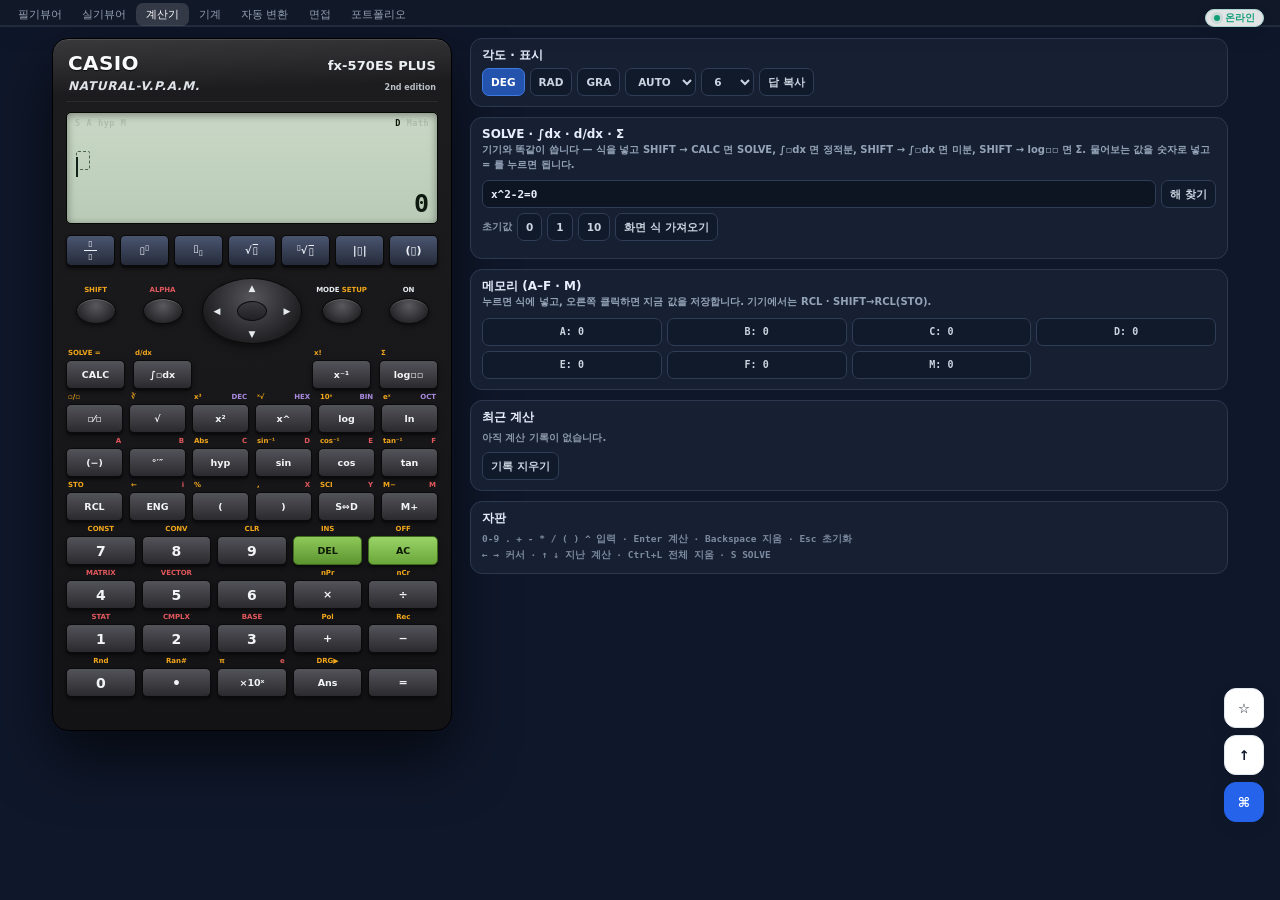
<file: calc.html>
<!doctype html>
<html lang="ko"><head><meta charset="utf-8">
<meta name="viewport" content="width=device-width,initial-scale=1,viewport-fit=cover">
<meta name="theme-color" content="#111827">
<title>공학용 계산기 · 기출 해설 노트</title>
<link rel="icon" href="./favicon.ico?v=267" sizes="any">
<link rel="icon" type="image/png" sizes="32x32" href="./favicon-32.png?v=267">
<link rel="apple-touch-icon" href="./apple-touch-icon.png?v=267">
<link rel="manifest" href="./manifest.json">
<link rel="stylesheet" href="./app-enhance.css?v=326">
<style>
:root{
  --b1:#2a2a2c; --b2:#161617; --b3:#0b0b0c;
  --key:#48484b; --key2:#313134; --keyt:#f2f4f6;
  --grn:#7fb84a; --grn2:#5c9430;
  --shift:#f2a71b; --alpha:#e2585c; --base:#a98be0;
  --lcd:#c9d8c6; --lcd2:#b9cbb7; --lcdink:#0e1a10;
}
*{box-sizing:border-box}
body{margin:0;background:#0f172a;color:#e5e7eb;
  font-family:system-ui,-apple-system,"Pretendard",sans-serif;min-height:100vh}
.page{max-width:1200px;margin:0 auto;padding:12px 12px 60px;
  display:grid;grid-template-columns:minmax(0,400px) minmax(0,1fr);gap:18px;align-items:start}
@media(max-width:860px){ .page{grid-template-columns:1fr;padding:10px 10px 70px} }

/* ═══ 본체 ═══ */
.dev{width:100%;max-width:400px;margin:0 auto;user-select:none;
  background:linear-gradient(178deg,#3a3a3d 0%,#1c1c1e 8%,#131315 100%);
  border:1px solid #000;border-radius:16px;padding:14px 13px 18px;
  box-shadow:0 26px 60px rgba(0,0,0,.6),inset 0 1px 0 rgba(255,255,255,.13)}
.dev-top{display:flex;align-items:baseline;gap:8px;padding:0 2px 7px}
.dev-casio{font:900 20px/1 system-ui;letter-spacing:.02em;color:#fafbfc;
  text-shadow:0 1px 1px rgba(0,0,0,.7)}
.dev-mod{margin-left:auto;font:700 13px/1 system-ui;color:#eceff2;letter-spacing:.01em}
.dev-vpam{display:flex;align-items:baseline;padding:0 2px 9px;
  border-bottom:1px solid #2c2c2f;margin-bottom:10px}
.dev-vpam i{font:800 italic 12px/1 system-ui;letter-spacing:.06em;color:#dfe3e8}
.dev-vpam small{margin-left:auto;font:700 8px/1 system-ui;color:#b9bfc6}

/* ═══ 화면 ═══ */
.lcd{background:linear-gradient(180deg,var(--lcd),var(--lcd2));border:1px solid #060806;
  border-radius:5px;padding:5px 8px 6px;margin:0 0 11px;color:var(--lcdink);
  box-shadow:inset 0 2px 8px rgba(0,0,0,.4);min-height:112px;display:flex;flex-direction:column}
.lcd-st{display:flex;gap:6px;align-items:center;min-height:11px;
  font:700 8.5px/1 ui-monospace,Menlo,monospace;letter-spacing:.05em;color:#33422f}
.lcd-st .st{opacity:.16}
.lcd-st .st.on{opacity:1;color:#0b1408}
.lcd-st .sp{flex:1}
.lcd-expr{flex:1;margin-top:6px;font:500 19px/1.5 ui-monospace,"DejaVu Sans Mono",Menlo,monospace;
  display:flex;align-items:center;min-height:44px;max-height:70px;overflow:auto;white-space:nowrap}
@keyframes blink{50%{opacity:0}}
/* ── 자연 표시 ─────────────────────────────────────────── */
.lcd-expr{overflow:auto;white-space:nowrap}
.lcd-expr .cs{display:inline-block;width:0;height:1.05em;vertical-align:-.18em}
.lcd-expr .cs.on{border-left:2px solid #14231a;margin:0 -1px;animation:blink 1.05s step-end infinite}
.lcd-expr .ph{display:inline-block;min-width:.72em;height:1em;vertical-align:-.16em;
  border:1px dashed #4c6350;border-radius:2px;margin:0 1px}
.lcd-expr .fr{display:inline-flex;flex-direction:column;align-items:center;
  vertical-align:middle;margin:0 2px;line-height:1.05}
.lcd-expr .fr>.nu{display:block;padding:0 3px 1px;border-bottom:1.4px solid var(--lcdink);font-size:.86em}
.lcd-expr .fr>.de{display:block;padding:1px 3px 0;font-size:.86em}
.lcd-expr sup.bx,.lcd-expr sub.bx{font-size:.66em;line-height:1}
.lcd-expr .rt{display:inline-flex;align-items:flex-start;vertical-align:middle;margin:0 1px}
.lcd-expr .rt>.rn{font-size:.6em;margin-right:-3px;margin-top:-.15em}
.lcd-expr .rt>i{font-style:normal;font-size:1.06em;line-height:1}
.lcd-expr .rt>.rb{border-top:1.4px solid var(--lcdink);padding:1px 3px 0;margin-left:-1px}
.lcd-expr .ab>u{text-decoration:none;padding:0 2px}
.lcd-expr .lb{display:inline-flex;align-items:flex-end}
.lcd-expr .lb>sub{font-size:.62em;margin:0 1px 0 -1px}

/* ── 자연 입력 줄 ── */
.natrow{display:grid;grid-template-columns:repeat(7,1fr);gap:5px;margin:0 0 12px}
.nb{position:relative;height:31px;border-radius:5px;border:1px solid #0a0a0b;cursor:pointer;
  background:linear-gradient(180deg,#4a5570,#252b3a);color:#eef2f8;
  font:700 11px/1 system-ui;display:grid;place-items:center;padding:0 1px;
  box-shadow:0 2px 0 #0b0b0d,0 3px 5px rgba(0,0,0,.4)}
.nb:active{transform:translateY(2px);box-shadow:0 0 0 #0b0b0d}
.nb .ic-fr{display:inline-flex;flex-direction:column;align-items:center;line-height:1}
.nb .ic-fr i{font-style:normal;font-size:8px}
.nb .ic-fr b{display:block;width:13px;height:1.4px;background:#eef2f8;margin:1.5px 0}
.nb .ic-sp,.nb .ic-rt{font-size:10px;line-height:1}
.nb .ic-rt u{text-decoration:overline;padding:0 1px}
.nb sup,.nb sub{font-size:7.5px}
.lcd-ask{font:600 11px/1.3 ui-monospace,Menlo,monospace;color:#1f3a22;margin-top:3px}
.lcd-res{text-align:right;font:700 25px/1.1 ui-monospace,"DejaVu Sans Mono",Menlo,monospace;margin-top:3px;
  word-break:break-all}
.lcd-res.err{font-size:15px;color:#7c1f1f}

/* ═══ 라벨 ═══ */
.lb{position:absolute;top:-11px;font:700 7px/1 system-ui;white-space:nowrap;pointer-events:none;letter-spacing:-.01em}
.lb.s{left:1px;color:var(--shift)}
.lb.a{right:1px;color:var(--alpha)}
.lb.c{left:50%;transform:translateX(-50%);color:var(--shift)}
.lb.bs{right:1px;color:var(--base)}

/* ═══ 둥근 키 ═══ */
.rnd{display:grid;grid-template-columns:1fr 1fr 104px 1fr 1fr;align-items:center;
  gap:8px;margin:0 0 16px}
.rk{position:relative;width:40px;height:26px;justify-self:center;border-radius:50%;cursor:pointer;
  background:radial-gradient(ellipse at 50% 28%,#5a5a5e,#232326 78%);
  border:1px solid #0a0a0b;box-shadow:0 2px 4px rgba(0,0,0,.5),inset 0 1px 0 rgba(255,255,255,.16)}
.rk:active{transform:translateY(1px)}
.rk .lb{top:-11px}
.rk.hot{box-shadow:0 0 0 2px #ffd98a,0 2px 4px rgba(0,0,0,.5)}
.rep{position:relative;width:100px;height:66px;justify-self:center;grid-row:span 1}
.rep .ring{position:absolute;inset:0;border-radius:50%;
  background:radial-gradient(ellipse at 50% 30%,#55555a,#1e1e21 74%);
  border:1px solid #0a0a0b;box-shadow:0 3px 7px rgba(0,0,0,.5)}
.rep i{position:absolute;left:50%;top:50%;width:30px;height:20px;transform:translate(-50%,-50%);
  border-radius:50%;background:linear-gradient(180deg,#3b3b3f,#212124);border:1px solid #0d0d0f}
.rep b{position:absolute;width:26px;height:20px;display:grid;place-items:center;cursor:pointer;
  font-size:9px;color:#e6eaee;border-radius:5px;z-index:2}
.rep b:active{background:rgba(255,255,255,.14)}
.rep .u{top:0;left:37px}.rep .d{bottom:0;left:37px}.rep .l{left:2px;top:23px}.rep .r{right:2px;top:23px}

/* ═══ 사각 키 ═══ */
.grid6,.grid5,.grid4{display:grid;column-gap:6px;row-gap:15px;margin-bottom:15px}
.grid6{grid-template-columns:repeat(6,1fr)}
.grid5{grid-template-columns:repeat(5,1fr)}
.grid4{grid-template-columns:repeat(2,1fr) 104px repeat(2,1fr);column-gap:8px}
.k{position:relative;height:29px;border-radius:5px;cursor:pointer;
  border:1px solid #0a0a0b;color:var(--keyt);
  background:linear-gradient(180deg,#53535a,#2a2a2e);
  font:700 11px/1 system-ui;display:grid;place-items:center;padding:0 1px;
  box-shadow:0 2px 0 #0b0b0d,0 3px 5px rgba(0,0,0,.4)}
.k:active{transform:translateY(2px);box-shadow:0 0 0 #0b0b0d}
.k.tiny{font-size:9.5px}
.k.num{font-size:14px;font-weight:800}
.k.del{background:linear-gradient(180deg,#8ec95a,var(--grn2));border-color:#3f6a1c;color:#0e1a05}
.k.ac{background:linear-gradient(180deg,#9ad469,#6aa63a);border-color:#3f6a1c;color:#0e1a05}
.k.eqk{background:linear-gradient(180deg,#53535a,#2a2a2e)}
.k.hot{box-shadow:0 0 0 2px #ffd98a,0 2px 0 #0b0b0d}

/* ═══ 옆 칸 ═══ */
.side{display:flex;flex-direction:column;gap:10px}
.card{background:#172033;border:1px solid #2c3850;border-radius:12px;padding:10px 11px}
.card h2{margin:0 0 7px;font:800 12px/1 system-ui;color:#e8eefc}
.card .sub{font:600 10px/1.45 system-ui;color:#94a3b8;margin:-4px 0 8px}
.mems{display:grid;grid-template-columns:repeat(4,1fr);gap:5px}
.mem{border:1px solid #2f3d57;background:#111a2b;color:#cbd5e1;border-radius:7px;
  height:28px;font:700 10px/1 ui-monospace,monospace;cursor:pointer}
.mem:hover{border-color:#3f7ae0;color:#fff}
.hist{display:flex;flex-direction:column;gap:4px;max-height:260px;overflow:auto}
.hist-item{border:1px solid #26314a;background:#111a2b;border-radius:8px;padding:6px 8px;cursor:pointer}
.hist-item:hover{border-color:#3f7ae0}
.hist-item .a{font:500 10.5px/1.3 ui-monospace,monospace;color:#94a3b8;word-break:break-all}
.hist-item .b{font:800 12px/1.3 ui-monospace,monospace;color:#e8eefc;margin-top:2px}
.hint{font:600 10px/1.55 system-ui;color:#8b98ab}
.row{display:flex;gap:5px;flex-wrap:wrap;align-items:center}
.row select,.row button{height:28px;border:1px solid #2f3d57;background:#111a2b;color:#cbd5e1;
  border-radius:7px;font:700 10.5px/1 system-ui;padding:0 8px;cursor:pointer}
.row button.on{background:#2453ad;border-color:#3f7ae0;color:#fff}
.row input{flex:1;min-width:120px;height:28px;border:1px solid #2f3d57;background:#0d1522;
  color:#e8eefc;border-radius:7px;font:600 11px/1 ui-monospace,monospace;padding:0 8px}
.kbdmap{font:600 9.5px/1.7 ui-monospace,monospace;color:#7d8ba1}

body.calc-popup .nav3,body.calc-popup .app-network,body.calc-popup .app-float,
body.calc-popup .app-mobile-nav,body.calc-popup .app-scroll-progress{display:none!important}
body.calc-popup .page{grid-template-columns:1fr;padding:8px 8px 30px;max-width:430px}
body.calc-popup .side{display:none}
body.calc-popup .side.show{display:flex}
.calc-popbar{display:none;position:sticky;top:0;z-index:50;align-items:center;gap:8px;
  padding:6px 10px;background:rgba(15,23,42,.94);backdrop-filter:blur(10px);
  border-bottom:1px solid #26314a;font:700 11px/1 system-ui;color:#94a3b8}
body.calc-popup .calc-popbar{display:flex}
.calc-popbar b{color:#e8eefc;font-size:12px}
.calc-popbar .sp{flex:1}
.calc-popbar button{border:1px solid #2f3d57;background:#111a2b;color:#cbd5e1;
  border-radius:7px;padding:5px 10px;font:700 11px/1 system-ui;cursor:pointer}

/* 어두운 바탕이라 위쪽 이동줄 글씨를 밝게 */
.nav3{background:#111827!important;border-bottom:1px solid #1f2937}
.nav3 a{color:#93a1b4!important;text-decoration:none}
.nav3 a:hover{color:#fff!important;background:rgba(255,255,255,.07)}
.nav3 a.on{color:#fff!important;background:rgba(255,255,255,.14)!important}
</style></head><body>
<nav class="nav3"><a href="./practice.html?w=1">필기뷰어</a><a href="./practice.html">실기뷰어</a><a href="./calc.html" class="on">계산기</a><a href="./upload.html">기계</a><a href="./ingest.html">자동 변환</a><a href="./interview.html">면접</a><a href="./portfolio.html">포트폴리오</a></nav>

<div class="calc-popbar"><b>fx-570ES PLUS</b><span class="sp"></span>
  <button type="button" id="popSide">기록</button><button type="button" id="calcPopClose">닫기</button></div>

<div class="page">
<div class="dev">
  <div class="dev-top"><span class="dev-casio">CASIO</span><span class="dev-mod">fx-570ES PLUS</span></div>
  <div class="dev-vpam"><i>NATURAL-V.P.A.M.</i><small>2nd edition</small></div>

  <div class="lcd">
    <div class="lcd-st">
      <span class="st" id="stS">S</span><span class="st" id="stA">A</span>
      <span class="st" id="stH">hyp</span><span class="st" id="stM">M</span>
      <span class="sp"></span>
      <span class="st on" id="stAng">D</span><span class="st" id="stFmt">Math</span>
    </div>
    <div class="lcd-expr" id="expr"><span class="cs on"></span></div>
    <div class="lcd-ask" id="ask" hidden></div>
    <div class="lcd-res" id="result">0</div>
  </div>

  <!-- 자연 입력 : 칸(▯)에 직접 써 넣는다 -->
  <div class="natrow">
    <button class="nb" data-nat="frac" title="분수 (▯ 위 / ▯ 아래)">
      <span class="ic-fr"><i>▯</i><b></b><i>▯</i></span></button>
    <button class="nb" data-nat="sup" title="윗첨자 ▯^▯"><span class="ic-sp">▯<sup>▯</sup></span></button>
    <button class="nb" data-nat="sub" title="아래첨자 ▯_▯"><span class="ic-sp">▯<sub>▯</sub></span></button>
    <button class="nb" data-nat="sqrt" title="근호 √▯"><span class="ic-rt">√<u>▯</u></span></button>
    <button class="nb" data-nat="root" title="거듭제곱근 ⁿ√▯"><span class="ic-rt"><sup>▯</sup>√<u>▯</u></span></button>
    <button class="nb" data-nat="abs" title="절댓값 |▯|">|▯|</button>
    <button class="nb" data-nat="par" title="괄호 (▯)">(▯)</button>
  </div>

  <!-- 둥근 키 + 리플레이 -->
  <div class="rnd">
    <button class="rk" id="kShift" title="SHIFT"><span class="lb c" style="top:-12px">SHIFT</span></button>
    <button class="rk" id="kAlpha" title="ALPHA"><span class="lb c" style="top:-12px;color:var(--alpha)">ALPHA</span></button>
    <div class="rep"><div class="ring"></div><i></i>
      <b class="u" data-rep="u">▲</b><b class="d" data-rep="d">▼</b>
      <b class="l" data-rep="l">◀</b><b class="r" data-rep="r">▶</b></div>
    <button class="rk" id="kMode" title="MODE / SETUP"><span class="lb c" style="top:-12px;color:#e9edf1">MODE<span style="color:var(--shift)"> SETUP</span></span></button>
    <button class="rk" id="kOn" title="ON"><span class="lb c" style="top:-12px;color:#e9edf1">ON</span></button>
  </div>

  <!-- CALC / ∫dx  |  x⁻¹ / log -->
  <div class="grid4">
    <button class="k tiny" data-k="calc"><span class="lb s">SOLVE =</span>CALC</button>
    <button class="k tiny" data-k="integ"><span class="lb s">d/dx</span>∫▫dx</button>
    <span></span>
    <button class="k tiny" data-k="inv"><span class="lb s">x!</span>x⁻¹</button>
    <button class="k tiny" data-k="logb"><span class="lb s">Σ</span>log▫▫</button>
  </div>

  <!-- 6열 함수부 -->
  <div class="grid6">
    <button class="k tiny" data-k="frac"><span class="lb s">▫/▫</span>▫⁄▫</button>
    <button class="k tiny" data-k="sqrt"><span class="lb s">∛</span>√</button>
    <button class="k tiny" data-k="sq"><span class="lb s">x³</span><span class="lb bs">DEC</span>x²</button>
    <button class="k tiny" data-k="pow"><span class="lb s">ˣ√</span><span class="lb bs">HEX</span>x^</button>
    <button class="k tiny" data-k="log"><span class="lb s">10ˣ</span><span class="lb bs">BIN</span>log</button>
    <button class="k tiny" data-k="ln"><span class="lb s">eˣ</span><span class="lb bs">OCT</span>ln</button>

    <button class="k tiny" data-k="neg"><span class="lb a">A</span>(−)</button>
    <button class="k tiny" data-k="dms"><span class="lb a">B</span>°′″</button>
    <button class="k tiny" data-k="hyp"><span class="lb s">Abs</span><span class="lb a">C</span>hyp</button>
    <button class="k tiny" data-k="sin"><span class="lb s">sin⁻¹</span><span class="lb a">D</span>sin</button>
    <button class="k tiny" data-k="cos"><span class="lb s">cos⁻¹</span><span class="lb a">E</span>cos</button>
    <button class="k tiny" data-k="tan"><span class="lb s">tan⁻¹</span><span class="lb a">F</span>tan</button>

    <button class="k tiny" data-k="rcl"><span class="lb s">STO</span>RCL</button>
    <button class="k tiny" data-k="eng"><span class="lb s">←</span><span class="lb a">i</span>ENG</button>
    <button class="k tiny" data-k="lpar"><span class="lb s">%</span>(</button>
    <button class="k tiny" data-k="rpar"><span class="lb s">,</span><span class="lb a">X</span>)</button>
    <button class="k tiny" data-k="sd"><span class="lb s">SCI</span><span class="lb a">Y</span>S⇔D</button>
    <button class="k tiny" data-k="mplus"><span class="lb s">M−</span><span class="lb a">M</span>M+</button>
  </div>

  <!-- 5열 숫자부 -->
  <div class="grid5">
    <button class="k num" data-k="7"><span class="lb c">CONST</span>7</button>
    <button class="k num" data-k="8"><span class="lb c">CONV</span>8</button>
    <button class="k num" data-k="9"><span class="lb c">CLR</span>9</button>
    <button class="k del tiny" data-k="del"><span class="lb c">INS</span>DEL</button>
    <button class="k ac tiny" data-k="ac"><span class="lb c">OFF</span>AC</button>

    <button class="k num" data-k="4"><span class="lb c" style="color:var(--alpha)">MATRIX</span>4</button>
    <button class="k num" data-k="5"><span class="lb c" style="color:var(--alpha)">VECTOR</span>5</button>
    <button class="k num" data-k="6">6</button>
    <button class="k" data-k="mul"><span class="lb c">nPr</span>×</button>
    <button class="k" data-k="div"><span class="lb c">nCr</span>÷</button>

    <button class="k num" data-k="1"><span class="lb c" style="color:var(--alpha)">STAT</span>1</button>
    <button class="k num" data-k="2"><span class="lb c" style="color:var(--alpha)">CMPLX</span>2</button>
    <button class="k num" data-k="3"><span class="lb c" style="color:var(--alpha)">BASE</span>3</button>
    <button class="k" data-k="add"><span class="lb c">Pol</span>+</button>
    <button class="k" data-k="sub"><span class="lb c">Rec</span>−</button>

    <button class="k num" data-k="0"><span class="lb c">Rnd</span>0</button>
    <button class="k num" data-k="dot"><span class="lb c">Ran#</span>•</button>
    <button class="k tiny" data-k="exp"><span class="lb s">π</span><span class="lb a">e</span>×10ˣ</button>
    <button class="k tiny" data-k="ans"><span class="lb c">DRG▶</span>Ans</button>
    <button class="k eqk" data-k="eq">=</button>
  </div>
</div>

<div class="side" id="side">
  <div class="card">
    <h2>각도 · 표시</h2>
    <div class="row">
      <button type="button" data-ang="DEG" class="on">DEG</button>
      <button type="button" data-ang="RAD">RAD</button>
      <button type="button" data-ang="GRA">GRA</button>
      <select id="fmtMode"><option value="auto">AUTO</option><option value="fix">FIX</option><option value="sci">SCI</option><option value="eng">ENG</option></select>
      <select id="fixDigits"><option>2</option><option>4</option><option selected>6</option><option>8</option><option>10</option><option>12</option></select>
      <button type="button" id="copyKey">답 복사</button>
    </div>
  </div>

  <div class="card">
    <h2>SOLVE · ∫dx · d/dx · Σ</h2>
    <div class="sub">기기와 똑같이 씁니다 — 식을 넣고 <b>SHIFT → CALC</b> 면 SOLVE, <b>∫▫dx</b> 면 정적분,
      <b>SHIFT → ∫▫dx</b> 면 미분, <b>SHIFT → log▫▫</b> 면 Σ. 물어보는 값을 숫자로 넣고 <b>=</b> 를 누르면 됩니다.</div>
    <div class="row"><input id="solveExpr" value="x^2-2=0" spellcheck="false">
      <button type="button" id="solveGo">해 찾기</button></div>
    <div class="row" style="margin-top:5px"><span class="hint">초기값</span>
      <button type="button" data-seed="0">0</button><button type="button" data-seed="1">1</button>
      <button type="button" data-seed="10">10</button>
      <button type="button" id="useExpr">화면 식 가져오기</button></div>
    <div class="hint" id="solveOut" style="margin-top:7px"></div>
  </div>

  <div class="card">
    <h2>메모리 (A–F · M)</h2>
    <div class="sub">누르면 식에 넣고, 오른쪽 클릭하면 지금 값을 저장합니다. 기기에서는 RCL · SHIFT→RCL(STO).</div>
    <div class="mems" id="mems"></div>
  </div>

  <div class="card"><h2>최근 계산</h2><div class="hist" id="hist"></div>
    <div class="row" style="margin-top:7px"><button type="button" id="histClear">기록 지우기</button></div></div>

  <div class="card"><h2>자판</h2>
    <div class="kbdmap">0-9 . + - * / ( ) ^ 입력 · Enter 계산 · Backspace 지움 · Esc 초기화<br>
      ← → 커서 · ↑ ↓ 지난 계산 · Ctrl+L 전체 지움 · S SOLVE</div></div>
</div>
</div>

<script src="./app-enhance.js?v=326"></script>
<script src="./calc-engine.js?v=232"></script>
<script>
(function(){
'use strict';
const $=s=>document.querySelector(s), $$=s=>[...document.querySelectorAll(s)];

/* ══════════════════════════════════════════════════════════════
   자연 표시 입력 — 식을 «글자 줄» 이 아니라 «칸이 달린 나무» 로 들고 있는다.
   분수는 위·아래 칸, 첨자는 작은 칸, 근호는 덮개 달린 칸이 된다.
   ◀ ▶ 는 그 칸들을 차례로 옮겨 다닌다. 570ES 의 자연입력과 같은 방식이다.
   ══════════════════════════════════════════════════════════════ */
const C=v=>({t:'c',v});
const N={
  frac:()=>({t:'frac',a:[],b:[]}),
  sup :()=>({t:'sup',a:[]}),
  sub :()=>({t:'sub',a:[]}),
  sqrt:()=>({t:'sqrt',a:[]}),
  root:()=>({t:'root',n:[],a:[]}),
  abs :()=>({t:'abs',a:[]}),
  par :()=>({t:'par',a:[]}),
  fn  :name=>({t:'fn',name,a:[]}),
  logb:()=>({t:'logb',n:[],a:[]})
};
let ROOT=[], CUR={row:ROOT,i:0};
let ORDER=[], PARENT=new Map();     /* row → {node, prow, pi} */

function esc(x){return String(x).replace(/[&<>"]/g,m=>({'&':'&amp;','<':'&lt;','>':'&gt;','"':'&quot;'}[m]))}
const SHOW={'*':'×','/':'÷'};

function cs(row,i){
  ORDER.push({row,i});
  return '<span class="cs'+((row===CUR.row&&i===CUR.i)?' on':'')+'"></span>';
}
function rrow(row,node,pkey){
  if(node) PARENT.set(row,{node,pkey});
  let h='';
  for(let i=0;i<row.length;i++){ h+=cs(row,i)+rnode(row[i]); }
  h+=cs(row,row.length);
  return row.length ? h : '<span class="ph">'+h+'</span>';
}
function rnode(n){
  switch(n.t){
    case 'c':    return esc(SHOW[n.v]||n.v);
    case 'frac': return '<span class="fr"><span class="nu">'+rrow(n.a,n,'a')+'</span>'
                       +'<span class="de">'+rrow(n.b,n,'b')+'</span></span>';
    case 'sup':  return '<sup class="bx">'+rrow(n.a,n,'a')+'</sup>';
    case 'sub':  return '<sub class="bx">'+rrow(n.a,n,'a')+'</sub>';
    case 'sqrt': return '<span class="rt"><i>√</i><span class="rb">'+rrow(n.a,n,'a')+'</span></span>';
    case 'root': return '<span class="rt"><sup class="rn">'+rrow(n.n,n,'n')+'</sup><i>√</i>'
                       +'<span class="rb">'+rrow(n.a,n,'a')+'</span></span>';
    case 'abs':  return '<span class="ab">|<u>'+rrow(n.a,n,'a')+'</u>|</span>';
    case 'par':  return '('+rrow(n.a,n,'a')+')';
    case 'fn':   return esc(n.name)+'('+rrow(n.a,n,'a')+')';
    case 'logb': return '<span class="lb">log<sub>'+rrow(n.n,n,'n')+'</sub></span>('+rrow(n.a,n,'a')+')';
  }
  return '';
}
function draw(){
  ORDER=[]; PARENT=new Map();
  const el=$('#expr');
  el.innerHTML=rrow(ROOT,null,null);
  const on=el.querySelector('.cs.on');
  if(on&&on.scrollIntoView) try{ on.scrollIntoView({block:'nearest',inline:'nearest'}) }catch(e){globalThis.__q?.(e)}
}

/* ── 식을 계산기 엔진이 아는 «한 줄» 로 편다 ── */
function lin(row){ return row.map(one).join('') }
function one(n){
  switch(n.t){
    case 'c':    return n.v;
    case 'frac': return '(('+(lin(n.a)||'0')+')/('+(lin(n.b)||'1')+'))';
    case 'sup':  return '^('+(lin(n.a)||'1')+')';
    case 'sub':  return lin(n.a);                    /* 첨자는 이름의 일부로 붙인다 */
    case 'sqrt': return 'sqrt('+(lin(n.a)||'0')+')';
    case 'root': return '(('+(lin(n.a)||'0')+')^(1/('+(lin(n.n)||'2')+')))';
    case 'abs':  return 'abs('+(lin(n.a)||'0')+')';
    case 'par':  return '('+lin(n.a)+')';
    case 'fn':   return n.name+'('+(lin(n.a)||'0')+')';
    case 'logb': return 'logb('+(lin(n.n)||'10')+','+(lin(n.a)||'0')+')';
  }
  return '';
}
const flat=()=>lin(ROOT);
const empty=()=>ROOT.length===0;

/* ── 커서 ── */
function curIndex(){
  for(let k=0;k<ORDER.length;k++) if(ORDER[k].row===CUR.row&&ORDER[k].i===CUR.i) return k;
  return 0;
}
function move(d){
  const k=curIndex()+d;
  if(k<0||k>=ORDER.length) return;
  CUR={row:ORDER[k].row,i:ORDER[k].i};
  draw();
}
function ins(node){
  CUR.row.splice(CUR.i,0,node); CUR.i++;
  paint();
}
function insChars(str){ for(const ch of String(str)) CUR.row.splice(CUR.i++,0,C(ch)); paint(); }
function insInto(node,key){
  CUR.row.splice(CUR.i,0,node); CUR.i++;
  draw();                                    /* PARENT 를 채우려면 한 번 그려야 한다 */
  CUR={row:node[key],i:0};
  paint();
}
function del(){
  if(CUR.i>0){
    CUR.row.splice(CUR.i-1,1); CUR.i--;
    return paint();
  }
  const par=PARENT.get(CUR.row);
  if(!par) return paint();
  /* 칸 맨 앞에서 지우면 그 칸을 감싼 것(분수·근호…)을 통째로 벗긴다 */
  const outer=findOuter(par.node);
  if(!outer) return paint();
  const inner=collect(par.node);
  outer.row.splice(outer.i,1,...inner);
  CUR={row:outer.row,i:outer.i};
  paint();
}
function findOuter(node){
  let found=null;
  (function walk(row){
    for(let i=0;i<row.length;i++){
      if(row[i]===node){ found={row,i}; return true }
      const kid=row[i];
      for(const k of ['a','b','n']) if(kid[k]&&walk(kid[k])) return true;
    }
    return false;
  })(ROOT);
  return found;
}
function collect(node){
  const out=[];
  for(const k of ['n','a','b']) if(node[k]) out.push(...node[k]);
  return out;
}
function clearAll(){ ROOT=[]; CUR={row:ROOT,i:0}; }

/* ══ 상태 ══ */
let ans=0, mem=0, angle='DEG';
let shift=false, alpha=false, hyp=false;
let vars={A:0,B:0,C:0,D:0,E:0,F:0};
let hist=(()=>{try{return JSON.parse(localStorage.getItem('gichul:calc-history')||'[]')}catch(e){return[]}})();
let hi=-1, ASK=null;

const SKEY='gichul:calc-state';
function save(){try{localStorage.setItem(SKEY,JSON.stringify({flat:flat(),ans,mem,angle,vars,
  fmt:$('#fmtMode').value,digits:$('#fixDigits').value}));
  localStorage.setItem('gichul:calc-history',JSON.stringify(hist.slice(0,60)))}catch(e){globalThis.__q?.(e)}}
function load(){try{const s=JSON.parse(localStorage.getItem(SKEY)||'{}');
  ans=Number.isFinite(+s.ans)?+s.ans:0; mem=Number.isFinite(+s.mem)?+s.mem:0;
  angle=['DEG','RAD','GRA'].includes(s.angle)?s.angle:'DEG';
  if(s.vars&&typeof s.vars==='object') vars=Object.assign(vars,s.vars);
  if(['auto','fix','sci','eng'].includes(s.fmt)) $('#fmtMode').value=s.fmt;
  if(s.digits) $('#fixDigits').value=String(s.digits);
  if(s.flat) insChars(s.flat);
}catch(e){globalThis.__q?.(e)}}

function fmt(n){
  if(!Number.isFinite(n)) throw new Error('Math ERROR');
  if(Math.abs(n)<1e-12) n=0;
  const mode=$('#fmtMode').value, d=Math.max(0,Math.min(12,Number($('#fixDigits').value||6)));
  if(mode==='fix') return n.toFixed(d);
  if(mode==='sci') return n.toExponential(d);
  if(mode==='eng'){ if(n===0)return '0'; const p=Math.floor(Math.log10(Math.abs(n))/3)*3,m=n/10**p;
    return `${m.toPrecision(8).replace(/\.?0+$/,'')}e${p>=0?'+':''}${p}` }
  return (Math.abs(n)>=1e10||(Math.abs(n)<1e-8&&n!==0))?n.toExponential(9):String(+n.toPrecision(12));
}
function expandLogb(x){
  let out=x,g=0;
  while(out.includes('logb(')&&g++<30){
    const i=out.indexOf('logb('); let d=0,j=i+5,comma=-1,end=-1;
    for(;j<out.length;j++){const c=out[j];
      if(c==='(')d++; else if(c===')'){ if(d===0){end=j;break} d--; }
      else if(c===','&&d===0) comma=j;}
    if(end<0||comma<0)break;
    out=out.slice(0,i)+'(ln('+out.slice(comma+1,end)+')/ln('+out.slice(i+5,comma)+'))'+out.slice(end+1);
  }
  return out;
}
function evalExpr(raw,xVal){ return CalcEngine.evaluate(expandLogb(String(raw)),{ans,x:xVal,...vars},angle) }

function paint(){
  draw();
  const r=$('#result'); r.classList.remove('err');
  if(ASK){}
  else if(empty()) r.textContent='0';
  else { try{ r.textContent=fmt(evalExpr(flat())) }catch(e){ r.textContent='…' } }
  $('#stAng').textContent = angle==='DEG'?'D':angle==='RAD'?'R':'G';
  $('#stFmt').textContent = $('#fmtMode').value==='auto'?'Math':$('#fmtMode').value.toUpperCase();
  $('#stFmt').classList.toggle('on',$('#fmtMode').value!=='auto');
  $('#stS').classList.toggle('on',shift);
  $('#stA').classList.toggle('on',alpha);
  $('#stH').classList.toggle('on',hyp);
  $('#stM').classList.toggle('on',Math.abs(mem)>1e-12);
  $('#kShift').classList.toggle('hot',shift);
  $('#kAlpha').classList.toggle('hot',alpha);
  drawMem(); drawHist(); save();
}
function err(m){ const r=$('#result'); r.textContent=m||'Math ERROR'; r.classList.add('err') }
function ac(){ clearAll(); hi=-1; ASK=null; $('#ask').hidden=true; hyp=false; paint(); }

/* ══ 묻고 답하기 : SOLVE · ∫ · d/dx · Σ ══ */
function askStart(kind){
  const src=flat().trim();
  if(!src){ err('Syntax ERROR'); return }
  if(kind==='solve'){
    if((src.match(/=/g)||[]).length!==1){ insChars('='); return }
    ASK={kind,eq:src,steps:[{q:'Solve for X — 초기값',key:'seed'}],at:0,val:{},typed:''};
  }
  if(kind==='integ') ASK={kind,eq:src,steps:[{q:'∫ f(X)dX — 아래끝',key:'a'},{q:'∫ f(X)dX — 위끝',key:'b'}],at:0,val:{},typed:''};
  if(kind==='diff')  ASK={kind,eq:src,steps:[{q:'d/dX f(X) — X 값',key:'x'}],at:0,val:{},typed:''};
  if(kind==='sum')   ASK={kind,eq:src,steps:[{q:'Σ f(X) — 시작',key:'a'},{q:'Σ f(X) — 끝',key:'b'}],at:0,val:{},typed:''};
  askPaint();
}
function askPaint(){
  if(!ASK){ $('#ask').hidden=true; return }
  const st=ASK.steps[ASK.at];
  $('#ask').hidden=false;
  $('#ask').textContent=`${st.q} = ${ASK.typed||'0'}   ( = 로 확정 )`;
}
function askNext(){
  const st=ASK.steps[ASK.at], v=Number(ASK.typed===''?0:ASK.typed);
  if(!Number.isFinite(v)){ err('Syntax ERROR'); ASK=null; $('#ask').hidden=true; return }
  ASK.val[st.key]=v; ASK.typed=''; ASK.at++;
  if(ASK.at<ASK.steps.length) return askPaint();
  askRun();
}
function simpson(f,a,b){ if(a===b)return 0; let n=1000; if(n%2)n++;
  const h=(b-a)/n; let s=f(a)+f(b);
  for(let i=1;i<n;i++) s+=f(a+i*h)*(i%2?4:2);
  return s*h/3 }
function froot(f,a,b){let fa=f(a),fb=f(b);
  if(!Number.isFinite(fa)||!Number.isFinite(fb))return null;
  if(fa===0)return a; if(fb===0)return b; if(fa*fb>0)return null;
  for(let i=0;i<160;i++){const m=(a+b)/2,fm=f(m); if(!Number.isFinite(fm))return null;
    if(Math.abs(fm)<1e-12||Math.abs(b-a)<1e-11)return m;
    if(fa*fm<=0){b=m;fb=fm}else{a=m;fa=fm}} return (a+b)/2}
function secant(f,x0){let x1=(x0===0?1:x0*1.01),f0=f(x0);
  for(let i=0;i<90;i++){const f1=f(x1),d=f1-f0; if(!Number.isFinite(f1)||Math.abs(d)<1e-14)break;
    const x2=x1-f1*(x1-x0)/d; if(Math.abs(f1)<1e-11)return x1;
    if(!Number.isFinite(x2)||Math.abs(x2)>1e9)break; x0=x1;f0=f1;x1=x2}
  return Math.abs(f(x1))<1e-7?x1:null}
function roots(eq,seed){
  let [L,R]=eq.split('=');
  L=(L||'').trim()||'0'; R=(R||'').trim()||'0';   /* «= 0» 을 생략해도 풀리게 */
  const f=x=>evalExpr(L,x)-evalExpr(R,x);
  let first=secant(f,seed||0);
  if(first==null) for(let a=-100;a<100;a+=1){const r=froot(f,a,a+1); if(r!=null){first=r;break}}
  if(first==null) return null;
  const out=[]; const add=r=>{ if(!Number.isFinite(r)||Math.abs(f(r))>1e-7)return;
    if(!out.some(x=>Math.abs(x-r)<1e-6))out.push(r) };
  add(first);
  for(let a=-100;a<100;a+=0.5){const r=froot(f,a,a+0.5); if(r!=null)add(r); if(out.length>=8)break}
  out.sort((a,b)=>a-b); return {first,all:out,f};
}
function askRun(){
  const A=ASK; ASK=null;
  try{
    if(A.kind==='solve'){
      const r=roots(A.eq,A.val.seed); if(!r) throw new Error('no');
      ans=r.first;
      $('#ask').hidden=false;
      $('#ask').textContent=`X = ${fmt(r.first)}   L−R = ${fmt(Math.abs(r.f(r.first)))}`;
      $('#result').textContent=fmt(r.first); $('#result').classList.remove('err');
      $('#solveOut').innerHTML='<b>근 '+r.all.length+'개</b><br>'+
        r.all.map((v,i)=>`x${r.all.length>1?(i+1):''} = ${esc(fmt(v))}`).join('<br>');
      hist.unshift({e:A.eq,r:'X='+fmt(r.first),t:0});
    }else{
      const f=x=>evalExpr(A.eq,x); let v,lab;
      if(A.kind==='integ'){ v=simpson(f,A.val.a,A.val.b); lab=`∫[${fmt(A.val.a)},${fmt(A.val.b)}]` }
      if(A.kind==='diff'){ const h=1e-5*Math.max(1,Math.abs(A.val.x));
        v=(f(A.val.x+h)-f(A.val.x-h))/(2*h); lab=`d/dx @${fmt(A.val.x)}` }
      if(A.kind==='sum'){ v=0; const a=Math.round(A.val.a),b=Math.round(A.val.b);
        if(b-a>200000) throw new Error('range');
        for(let i=a;i<=b;i++) v+=f(i); lab=`Σ[${a},${b}]` }
      if(!Number.isFinite(v)) throw new Error('nan');
      ans=v;
      $('#ask').hidden=false; $('#ask').textContent=`${lab} ${A.eq}`;
      $('#result').textContent=fmt(v); $('#result').classList.remove('err');
      hist.unshift({e:`${lab} ${A.eq}`,r:fmt(v),t:0});
    }
    hist=hist.slice(0,60); save(); drawHist();
  }catch(e){
    $('#ask').hidden=false; $('#ask').textContent='Can’t Solve — 값을 바꿔 보세요';
    err('Math ERROR');
  }
}
function equal(){
  if(ASK) return askNext();
  if(empty()) return;
  const src=flat();
  if(src.includes('=')) return askStart('solve');
  try{ const v=evalExpr(src); ans=v;
    hist.unshift({e:src,r:fmt(v),t:0}); hist=hist.slice(0,60);
    clearAll(); insChars(fmt(v)); hi=-1; $('#ask').hidden=true; paint();
  }catch(e){ err(/Math/.test(e.message)?'Math ERROR':'Syntax ERROR') }
}

/* ══ 키 ══ */
const CH={ neg:'-', lpar:'(', rpar:')', mul:'*', div:'/', add:'+', sub:'-', dot:'.', exp:'e',
  ans:'ans', '0':'0','1':'1','2':'2','3':'3','4':'4','5':'5','6':'6','7':'7','8':'8','9':'9' };
const SH_CH={ lpar:'%', rpar:',', mul:'P', div:'C', add:'!', dot:'rand()', exp:'pi' };
const AL={ neg:'A', dms:'B', hyp:'C', sin:'D', cos:'E', tan:'F', rpar:'x', exp:'e', mplus:'M' };

function nat(kind){
  if(kind==='frac') return insInto(N.frac(),'a');
  if(kind==='sup')  return insInto(N.sup(),'a');
  if(kind==='sub')  return insInto(N.sub(),'a');
  if(kind==='sqrt') return insInto(N.sqrt(),'a');
  if(kind==='root') return insInto(N.root(),'n');
  if(kind==='abs')  return insInto(N.abs(),'a');
  if(kind==='par')  return insInto(N.par(),'a');
}
$$('[data-nat]').forEach(b=>b.onclick=()=>{ if(ASK) return; nat(b.dataset.nat); });

function press(k){
  const sh=shift, al=alpha; shift=false; alpha=false;

  if(ASK){
    if(/^[0-9]$/.test(k)){ ASK.typed=(ASK.typed||'')+k; return askPaint() }
    if(k==='dot'){ ASK.typed=(ASK.typed||'')+'.'; return askPaint() }
    if(k==='neg'){ ASK.typed=(ASK.typed||'').startsWith('-')?ASK.typed.slice(1):'-'+(ASK.typed||''); return askPaint() }
    if(k==='del'){ ASK.typed=(ASK.typed||'').slice(0,-1); return askPaint() }
    if(k==='eq')  return askNext();
    if(k==='ac')  return ac();
    return;
  }

  switch(k){
    case 'eq':  return equal();
    case 'ac':  return ac();
    case 'del': return del();
    case 'calc':  return sh ? askStart('solve') : equal();
    case 'integ': return askStart(sh?'diff':'integ');
    case 'logb':  return sh ? askStart('sum') : insInto(N.logb(),'n');

    /* ── 자연 표시로 들어가는 키들 ── */
    case 'frac': return insInto(N.frac(),'a');
    case 'sqrt': if(sh){ const r=N.root(); r.n=[C('3')]; return insInto(r,'a'); } return insInto(N.sqrt(),'a');
    case 'sq':   if(sh){ const s3=N.sup(); s3.a=[C('3')]; return ins(s3); }
                 { const s2=N.sup(); s2.a=[C('2')]; return ins(s2); }
    case 'pow':  if(sh) return insInto(N.root(),'n');
                 return insInto(N.sup(),'a');
    case 'inv':  if(sh) return insChars('!');
                 { const si=N.sup(); si.a=[C('-'),C('1')]; return ins(si); }
    case 'log':  if(sh){ insChars('10'); const s=N.sup(); return insInto(s,'a'); }
                 return insInto(N.fn('log'),'a');
    case 'ln':   if(sh) return insInto(N.fn('exp'),'a');
                 return insInto(N.fn('ln'),'a');
    case 'sin': case 'cos': case 'tan': {
      if(al) return insChars(AL[k]);
      const base = sh ? ({sin:'asin',cos:'acos',tan:'atan'})[k] : (hyp?({sin:'sinh',cos:'cosh',tan:'tanh'})[k]:k);
      hyp=false;
      return insInto(N.fn(base),'a');
    }
    case 'dms': if(al) return insChars('B'); if(sh) return insInto(N.abs(),'a'); return;
    case 'hyp': if(al) return insChars('C'); hyp=!hyp; return paint();
    case 'sd':  if(al) return; $('#fmtMode').value = sh?'sci':($('#fmtMode').value==='auto'?'fix':'auto'); return paint();
    case 'eng': $('#fmtMode').value = sh?'fix':'eng'; return paint();
    case 'mplus':
      if(al) return insChars(fmt(mem));
      try{ const v=empty()?0:evalExpr(flat()); mem = sh? mem-v : mem+v }catch(e){ return err('Syntax ERROR') }
      return paint();
    case 'rcl':
      if(sh){ try{ vars.A=empty()?0:evalExpr(flat()) }catch(e){globalThis.__q?.(e)} return paint() }
      return insChars('A');
    case 'ans': if(sh){ const o=['DEG','RAD','GRA']; angle=o[(o.indexOf(angle)+1)%3]; syncAng(); return paint() }
                return insChars('ans');
  }
  if(al && AL[k]) return insChars(AL[k]);
  const t = sh ? (SH_CH[k]!=null?SH_CH[k]:CH[k]) : CH[k];
  if(t!=null) return insChars(t);
  paint();
}
$$('.k').forEach(b=>b.onclick=()=>press(b.dataset.k));
$('#kShift').onclick=()=>{shift=!shift;alpha=false;paint()};
$('#kAlpha').onclick=()=>{alpha=!alpha;shift=false;paint()};
$('#kOn').onclick=()=>ac();
$('#kMode').onclick=()=>{const o=['DEG','RAD','GRA'];angle=o[(o.indexOf(angle)+1)%3];syncAng();paint()};
$$('.rep b').forEach(b=>b.onclick=()=>{const d=b.dataset.rep;
  if(d==='l') return move(-1);
  if(d==='r') return move(1);
  if(d==='u'&&hist.length){hi=Math.min(hist.length-1,hi+1);clearAll();insChars(hist[hi].e);return}
  if(d==='d'){ if(hi>0){hi--;clearAll();insChars(hist[hi].e)}else{hi=-1;ac()} }
});

function syncAng(){$$('[data-ang]').forEach(x=>x.classList.toggle('on',x.dataset.ang===angle))}
$$('[data-ang]').forEach(b=>b.onclick=()=>{angle=b.dataset.ang;syncAng();paint()});
$('#fmtMode').onchange=paint; $('#fixDigits').onchange=paint;
$('#copyKey').onclick=()=>{try{navigator.clipboard.writeText($('#result').textContent||'')}catch(e){globalThis.__q?.(e)}};

$('#solveGo').onclick=()=>sideSolve(0);
$$('[data-seed]').forEach(b=>b.onclick=()=>sideSolve(+b.dataset.seed));
function sideSolve(seed){
  const eq=$('#solveExpr').value.trim();
  if((eq.match(/=/g)||[]).length!==1){ $('#solveOut').textContent='등호(=)를 하나만 넣어 주세요.'; return }
  try{ const r=roots(eq,seed); if(!r) throw new Error('no');
    ans=r.first;
    $('#solveOut').innerHTML='<b>근 '+r.all.length+'개</b><br>'+
      r.all.map((v,i)=>`x${r.all.length>1?(i+1):''} = ${esc(fmt(v))}`).join('<br>');
    $('#ask').hidden=false; $('#ask').textContent='X = '+fmt(r.first);
    $('#result').textContent=fmt(r.first); $('#result').classList.remove('err');
  }catch(e){ $('#solveOut').textContent='해를 찾지 못했습니다. 초기값을 바꿔 보세요.' }
}
$('#useExpr').onclick=()=>{$('#solveExpr').value=flat()||'x^2-2=0'};

function shortNum(n){try{const s=fmt(n);return s.length>9?String(+(+n).toPrecision(4)):s}catch(e){return '0'}}
function drawMem(){
  $('#mems').innerHTML=Object.keys(vars).map(k=>`<button class="mem" data-m="${k}">${k}: ${esc(shortNum(vars[k]))}</button>`).join('')
    +`<button class="mem" data-m="M">M: ${esc(shortNum(mem))}</button>`;
  $$('#mems .mem').forEach(b=>{
    b.title='누르면 식에 넣고, 오른쪽 클릭하면 지금 값을 저장합니다';
    b.onclick=()=>{ b.dataset.m==='M'?insChars(fmt(mem)):insChars(b.dataset.m) };
    b.oncontextmenu=e=>{e.preventDefault();
      try{const v=empty()?0:evalExpr(flat()); if(b.dataset.m==='M')mem=v; else vars[b.dataset.m]=v; paint()}catch(x){globalThis.__q?.(x)}};
  });
}
function drawHist(){
  if(!hist.length){ $('#hist').innerHTML='<div class="hint">아직 계산 기록이 없습니다.</div>'; return }
  $('#hist').innerHTML=hist.slice(0,20).map((h,i)=>
    `<div class="hist-item" data-hi="${i}"><div class="a">${esc(h.e)}</div><div class="b">= ${esc(h.r)}</div></div>`).join('');
  $$('.hist-item').forEach(el=>el.onclick=()=>{clearAll();insChars(hist[+el.dataset.hi].e)});
}
$('#histClear').onclick=()=>{hist=[];save();drawHist()};

document.addEventListener('keydown',e=>{
  if(['INPUT','TEXTAREA','SELECT'].includes(e.target.tagName))return;
  if(e.ctrlKey&&e.key.toLowerCase()==='l'){e.preventDefault();return ac()}
  if(e.key==='Enter'){e.preventDefault();return equal()}
  if(e.key==='Escape'){e.preventDefault();return ac()}
  if(e.key==='Backspace'){e.preventDefault();return ASK?press('del'):del()}
  if(e.key==='ArrowLeft'){e.preventDefault();return move(-1)}
  if(e.key==='ArrowRight'){e.preventDefault();return move(1)}
  if(e.key==='ArrowUp'){e.preventDefault();if(hist.length){hi=Math.min(hist.length-1,hi+1);clearAll();insChars(hist[hi].e)}return}
  if(e.key==='ArrowDown'){e.preventDefault();if(hi>0){hi--;clearAll();insChars(hist[hi].e)}else{hi=-1;ac()}return}
  if(ASK && /^[0-9]$/.test(e.key)){e.preventDefault();return press(e.key)}
  if(e.key==='/'){e.preventDefault();return nat('frac')}
  if(e.key==='^'){e.preventDefault();return nat('sup')}
  if(e.key==='_'){e.preventDefault();return nat('sub')}
  if(e.key.toLowerCase()==='s'&&!ASK){e.preventDefault();return askStart('solve')}
  if(/^[0-9.()+\-*=,%!]$/.test(e.key)){e.preventDefault();return insChars(e.key)}
});

(function(){
  const pop=/[?&]popup=1/.test(location.search)||(window.opener&&window.opener!==window);
  if(!pop) return;
  document.body.classList.add('calc-popup'); document.title='계산기';
  $('#calcPopClose').onclick=()=>{try{window.close()}catch(e){globalThis.__q?.(e)}};
  $('#popSide').onclick=()=>$('#side').classList.toggle('show');
})();

load(); syncAng(); paint();
window.__calc={ flat, ins:insChars, nat, press, ac, ROOTof:()=>ROOT };
})();

</script>
<script>
/* ★ v235 — 서비스워커(그림 캐시)를 이 화면에서도 켠다.
   여태 index.html 에서만 켰다. 그런데 주소창에 바로 /practice 를 치고 들어오면
   서비스워커가 아예 안 붙어, 애써 만든 그림 캐시가 한 번도 안 돌았다.
   같은 문제 그림을 들어올 때마다 Supabase 에서 새로 받고 있었던 것. */
if("serviceWorker" in navigator && location.protocol.startsWith("http"))
  addEventListener("load", () => navigator.serviceWorker.register("./sw.js?v=251").catch(() => {}));
</script>
</body></html>
</file>
<file: app-enhance.css>
:root{--mobnav:0px}   /* ★ v326 — 폰 아래 탭줄 없음 → 그 높이만큼 띄우던 것들(형광펜 띠·실시간 기록·나눠 보기)도 0 */
/* =========================================================
   기출 해설 노트 — App-wide UX/UI Upgrade
   Shared across all pages. Designed to sit above legacy CSS.
   ========================================================= */
:root{
  --app-accent:#2563eb;
  --app-accent-2:#7c3aed;
  --app-ok:#0f9d75;
  --app-warn:#d97706;
  --app-danger:#dc3d4b;
  --app-shadow:0 12px 34px rgba(15,23,42,.10);
  --app-shadow-sm:0 5px 18px rgba(15,23,42,.08);
  --app-radius:16px;
  --app-radius-sm:11px;
}
html{scroll-behavior:smooth}
body{transition:background-color .25s ease,color .25s ease}
body.app-compact{--app-gap:6px}

/* Global navigation polish */
.nav3{
  position:sticky!important;top:0;z-index:1000;
  backdrop-filter:blur(18px) saturate(1.25);
  -webkit-backdrop-filter:blur(18px) saturate(1.25);
  box-shadow:0 1px 0 rgba(148,163,184,.16),0 8px 24px rgba(15,23,42,.05);
}
.nav3 a{transition:background .18s ease,color .18s ease,transform .18s ease!important}
.nav3 a:hover{transform:translateY(-1px)}

/* App context bar */
.app-context{
  position:sticky;top:46px;z-index:900;
  display:flex;align-items:center;gap:8px;
  min-height:34px;padding:6px 12px;
  border-bottom:1px solid color-mix(in srgb,var(--line,#e2e8f0) 80%,transparent);
  background:color-mix(in srgb,var(--bg,#f8fafc) 88%,transparent);
  backdrop-filter:blur(12px);-webkit-backdrop-filter:blur(12px);
  font:600 11px/1.2 var(--font-d,system-ui);letter-spacing:.01em;color:var(--muted,#64748b)
}
.app-context .ctx-page{color:var(--text,#0f172a);font-weight:800}
.app-context .ctx-dot{width:5px;height:5px;border-radius:50%;background:var(--app-accent);box-shadow:0 0 0 4px color-mix(in srgb,var(--app-accent) 12%,transparent)}
.app-context .ctx-spacer{flex:1}
.app-context button{border:1px solid var(--line,#e2e8f0);background:var(--surface,#fff);color:var(--text,#0f172a);border-radius:8px;padding:6px 9px;font:700 10px/1 var(--font-d,system-ui);cursor:pointer}
.app-context button:hover{transform:translateY(-1px);box-shadow:var(--app-shadow-sm)}

/* Global feedback/toast */
.app-toast-wrap{position:fixed;right:18px;bottom:18px;z-index:3000;display:flex;flex-direction:column;gap:8px;pointer-events:none}
.app-toast{pointer-events:auto;max-width:min(420px,calc(100vw - 36px));padding:11px 14px;border:1px solid var(--line,#e2e8f0);border-radius:12px;background:var(--surface,#fff);color:var(--text,#0f172a);box-shadow:var(--app-shadow);font:700 12px/1.45 var(--font-d,system-ui);animation:appToastIn .18s ease}
.app-toast.ok{border-color:color-mix(in srgb,var(--app-ok) 30%,var(--line,#e2e8f0))}.app-toast.warn{border-color:color-mix(in srgb,var(--app-warn) 35%,var(--line,#e2e8f0))}.app-toast.err{border-color:color-mix(in srgb,var(--app-danger) 35%,var(--line,#e2e8f0))}
@keyframes appToastIn{from{opacity:0;transform:translateY(8px)}to{opacity:1;transform:none}}

/* Command palette */
.app-cmd-backdrop{position:fixed;inset:0;z-index:2900;background:rgba(2,6,23,.38);backdrop-filter:blur(8px);display:none}
.app-cmd-backdrop.open{display:block}
.app-cmd{position:fixed;left:50%;top:11vh;transform:translateX(-50%);width:min(720px,calc(100vw - 24px));z-index:2910;display:none;overflow:hidden;border:1px solid color-mix(in srgb,var(--line,#e2e8f0) 85%,transparent);border-radius:18px;background:var(--surface,#fff);box-shadow:0 28px 80px rgba(15,23,42,.25)}
.app-cmd.open{display:block}
.app-cmd-head{display:flex;align-items:center;gap:10px;padding:12px;border-bottom:1px solid var(--line,#e2e8f0)}
.app-cmd-search{width:100%;border:0;outline:0;background:transparent;color:var(--text,#0f172a);font:600 14px/1.3 var(--font-d,system-ui)}
.app-cmd-list{max-height:58vh;overflow:auto;padding:8px}
.app-cmd-item{display:grid;grid-template-columns:28px 1fr auto;gap:10px;align-items:center;width:100%;padding:10px;border:0;border-radius:10px;background:transparent;text-align:left;color:var(--text,#0f172a);cursor:pointer}
.app-cmd-item:hover,.app-cmd-item.active{background:var(--surface-2,#f1f5f9)}
.app-cmd-ico{width:28px;height:28px;display:grid;place-items:center;border-radius:8px;background:color-mix(in srgb,var(--app-accent) 10%,transparent);color:var(--app-accent);font-size:14px}
.app-cmd-title{font:800 12px/1.2 var(--font-d,system-ui)}.app-cmd-sub{margin-top:3px;font:500 10px/1.3 var(--font-d,system-ui);color:var(--muted,#64748b)}
.app-cmd-kbd{font:700 9px/1 var(--font-d,system-ui);color:var(--muted,#64748b);border:1px solid var(--line,#e2e8f0);border-bottom-width:2px;padding:5px 6px;border-radius:6px;background:var(--surface-2,#f8fafc)}

/* Page navigation cards and elevated containers */
.card,.box{transition:border-color .18s ease,box-shadow .18s ease,transform .18s ease}
.card:hover,.box:hover{box-shadow:var(--app-shadow-sm)}

/* Better form controls globally */
input,select,textarea,button{font-family:inherit}
input:focus-visible,select:focus-visible,textarea:focus-visible,button:focus-visible,a:focus-visible{outline:3px solid color-mix(in srgb,var(--app-accent) 28%,transparent);outline-offset:1px}
button{transition:transform .15s ease,box-shadow .15s ease,border-color .15s ease,background .15s ease}
button:active{transform:translateY(0)!important}

/* Empty states */
.app-empty{padding:28px 16px;text-align:center;border:1px dashed var(--line,#cbd5e1);border-radius:14px;background:color-mix(in srgb,var(--surface,#fff) 80%,transparent);color:var(--muted,#64748b)}
.app-empty strong{display:block;margin-bottom:5px;color:var(--text,#0f172a);font-size:13px}.app-empty span{font-size:11px}

/* Scroll progress */
.app-scroll-progress{position:fixed;top:0;left:0;height:2px;width:0;background:linear-gradient(90deg,var(--app-accent),var(--app-accent-2));z-index:4000}

/* Floating quick tools */
.app-float{position:fixed;right:16px;bottom:78px;z-index:1600;display:flex;flex-direction:column;gap:7px}
.app-float button{width:40px;height:40px;border:1px solid var(--line,#e2e8f0);border-radius:12px;background:var(--surface,#fff);color:var(--text,#0f172a);box-shadow:var(--app-shadow-sm);cursor:pointer;font-weight:800}
.app-float button:hover{transform:translateY(-2px)}
.app-float .primary{background:var(--app-accent);border-color:var(--app-accent);color:white}

/* Keyboard hint badge */
.app-kbd{display:inline-flex;align-items:center;justify-content:center;min-width:18px;padding:3px 5px;border-radius:5px;border:1px solid var(--line,#e2e8f0);background:var(--surface-2,#f8fafc);font:700 9px/1 var(--font-d,system-ui);color:var(--muted,#64748b)}

/* Responsive */
@media (max-width:720px){
  .app-context{top:44px;min-height:32px;padding:5px 10px}
  .app-context .ctx-extra{display:none}
  .app-float{right:10px;bottom:10px}
  .app-cmd{top:7vh}
  .app-cmd-list{max-height:68vh}
}


/* v70 global experience layer */
html[data-theme="dark"]{color-scheme:dark;--app-surface:#0f172a;--app-surface-2:#111c30;--app-text:#e5edf7;--app-muted:#93a4bd;--line:#263449;--bg:#07111f;--surface:#0d1726;--surface-2:#142033}
html[data-theme="dark"] body{background:var(--bg)!important;color:var(--app-text)!important}
html[data-theme="dark"] .nav3,html[data-theme="dark"] .app-context{background:rgba(7,17,31,.82)!important;color:var(--app-text)!important}
html[data-theme="dark"] .app-cmd,html[data-theme="dark"] .app-toast,html[data-theme="dark"] .app-float button{background:#0d1726!important;color:#e5edf7!important;border-color:#263449!important}
html[data-theme="dark"] .app-cmd-item:hover,html[data-theme="dark"] .app-cmd-item.active{background:#142033}
html[data-theme="dark"] .app-mobile-nav{background:rgba(13,23,38,.92);border-color:#263449}

.app-network{position:fixed;right:16px;top:9px;z-index:4100;display:flex;align-items:center;gap:5px;padding:4px 7px;border:1px solid color-mix(in srgb,var(--app-ok) 28%,var(--line,#e2e8f0));border-radius:999px;background:color-mix(in srgb,var(--surface,#fff) 88%,transparent);font:800 9px/1 var(--font-d,system-ui);color:var(--app-ok);box-shadow:0 3px 12px rgba(15,23,42,.08);backdrop-filter:blur(12px)}
.app-network i{width:6px;height:6px;border-radius:50%;background:currentColor;box-shadow:0 0 0 3px color-mix(in srgb,currentColor 12%,transparent)}
.app-network.offline{color:#c2410c;border-color:color-mix(in srgb,#c2410c 30%,var(--line,#e2e8f0))}
.app-global-search{position:fixed;inset:0;z-index:4200;background:rgba(2,6,23,.42);backdrop-filter:blur(10px);display:none;padding-top:10vh}
.app-global-search.open{display:block}
.app-global-search-box{width:min(760px,calc(100vw - 24px));margin:0 auto;display:flex;align-items:center;gap:10px;padding:12px 14px;border:1px solid color-mix(in srgb,var(--app-accent) 28%,var(--line,#e2e8f0));border-radius:16px 16px 0 0;background:var(--surface,#fff);box-shadow:0 24px 90px rgba(15,23,42,.24)}
.app-global-search-box>span{font-size:20px;color:var(--muted,#64748b)}
.app-global-search-box input{flex:1;border:0;outline:0;background:transparent;color:var(--text,#0f172a);font:700 15px/1.4 var(--font-d,system-ui)}
.app-global-search-box button{border:1px solid var(--line,#e2e8f0);background:var(--surface-2,#f8fafc);color:var(--muted,#64748b);border-radius:7px;padding:5px 7px;font-size:10px}
.app-global-results{width:min(760px,calc(100vw - 24px));margin:0 auto;max-height:62vh;overflow:auto;padding:8px;background:var(--surface,#fff);border:1px solid var(--line,#e2e8f0);border-top:0;border-radius:0 0 16px 16px;box-shadow:0 24px 90px rgba(15,23,42,.20)}
.app-global-item{display:grid;grid-template-columns:34px 1fr auto;gap:10px;align-items:center;width:100%;padding:11px;border:0;border-radius:11px;background:transparent;color:var(--text,#0f172a);text-align:left;cursor:pointer}
.app-global-item:hover,.app-global-item.active{background:var(--surface-2,#f1f5f9)}
.app-global-item .gico{display:grid;place-items:center;width:30px;height:30px;border-radius:9px;background:color-mix(in srgb,var(--app-accent) 9%,transparent);color:var(--app-accent)}
.app-global-item b{display:block;font:800 12px/1.25 var(--font-d,system-ui)}.app-global-item small{display:block;margin-top:3px;font:500 10px/1.25 var(--font-d,system-ui);color:var(--muted,#64748b)}
.app-global-item kbd{min-width:22px;text-align:center;padding:4px 5px;border:1px solid var(--line,#e2e8f0);border-bottom-width:2px;border-radius:6px;color:var(--muted,#64748b);font:700 9px/1 var(--font-d,system-ui)}
.app-mobile-nav{display:none}
.app-focus .nav3,.app-focus .app-context,.app-focus .app-mobile-nav,.app-focus .app-float,.app-focus .app-network{opacity:.12;transition:opacity .2s}.app-focus .nav3:hover,.app-focus .app-context:hover,.app-focus .app-float:hover{opacity:1}
.reduce-motion *, .reduce-motion *::before,.reduce-motion *::after{animation-duration:.001ms!important;animation-iteration-count:1!important;transition-duration:.001ms!important;scroll-behavior:auto!important}
@media(max-width:720px){
  .app-network{top:7px;right:8px;font-size:8px}.app-network span{display:none}
  .app-mobile-nav{display:grid;grid-template-columns:repeat(6,1fr);position:fixed;left:0;right:0;bottom:0;z-index:1700;padding:7px 7px calc(7px + env(safe-area-inset-bottom));background:rgba(255,255,255,.92);backdrop-filter:blur(16px);border-top:1px solid var(--line,#e2e8f0);box-shadow:0 -8px 24px rgba(15,23,42,.08)}
  .app-mobile-nav a{display:grid;place-items:center;gap:3px;text-decoration:none;color:var(--muted,#64748b);min-width:0}.app-mobile-nav a.active{color:var(--app-accent)}.app-mobile-nav span{font-size:14px;line-height:1}.app-mobile-nav small{font:800 8px/1 var(--font-d,system-ui);white-space:nowrap}
  /* ★ v326 — 아래 탭줄을 뺐으니 그 자리(72px)도 비우지 않음 */
  body{padding-bottom:env(safe-area-inset-bottom)!important}.app-float{bottom:calc(16px + env(safe-area-inset-bottom))}
  .app-mobile-nav{display:none!important}
  .app-global-search{padding-top:5vh}.app-global-search-results{max-height:72vh}
}

/* v71 — command/settings/home experience */
.app-settings-backdrop{position:fixed;inset:0;z-index:4300;background:rgba(2,6,23,.38);backdrop-filter:blur(8px);display:none}
.app-settings-backdrop.open{display:block}
.app-settings{position:absolute;right:0;top:0;height:100%;width:min(390px,92vw);background:var(--surface,#fff);color:var(--text,#0f172a);border-left:1px solid var(--line,#e2e8f0);box-shadow:-24px 0 70px rgba(15,23,42,.20);display:flex;flex-direction:column}
.app-settings-head{display:flex;align-items:center;justify-content:space-between;padding:16px 18px;border-bottom:1px solid var(--line,#e2e8f0);font:800 14px/1 var(--font-d,system-ui)}
.app-settings-head button{width:30px;height:30px;border:1px solid var(--line,#e2e8f0);border-radius:9px;background:var(--surface-2,#f8fafc);color:var(--text,#0f172a);cursor:pointer;font-size:18px}
.app-settings-body{padding:14px 16px;display:grid;gap:8px;overflow:auto}
.app-setting-row{display:flex;align-items:center;justify-content:space-between;gap:12px;padding:13px 12px;border:1px solid var(--line,#e2e8f0);border-radius:13px;background:color-mix(in srgb,var(--surface,#fff) 92%,var(--surface-2,#f8fafc))}
.app-setting-row span{min-width:0}.app-setting-row b{display:block;font:800 12px/1.2 var(--font-d,system-ui);color:var(--text,#0f172a)}
.app-setting-row small,.app-setting-block small{display:block;margin-top:4px;font:500 10px/1.45 var(--font-d,system-ui);color:var(--muted,#64748b)}
.app-setting-btn{min-width:56px;padding:7px 9px;border:1px solid var(--line,#e2e8f0);border-radius:999px;background:var(--surface-2,#f8fafc);color:var(--muted,#64748b);font:800 10px/1 var(--font-d,system-ui);cursor:pointer}
.app-setting-btn[data-on="1"]{background:var(--app-accent);border-color:var(--app-accent);color:#fff}
.app-setting-divider{height:1px;background:var(--line,#e2e8f0);margin:6px 0}
.app-setting-block{padding:12px;border:1px dashed var(--line,#cbd5e1);border-radius:13px}.app-setting-block>b{font:800 12px/1.2 var(--font-d,system-ui);color:var(--text,#0f172a)}
.app-setting-danger{margin-top:10px;padding:8px 10px;border:1px solid color-mix(in srgb,#dc2626 25%,var(--line,#e2e8f0));border-radius:9px;background:color-mix(in srgb,#dc2626 6%,transparent);color:#b91c1c;font:800 10px/1 var(--font-d,system-ui);cursor:pointer}
.app-home-hub{margin:0 0 18px;border:1px solid var(--line,#e2e8f0);border-radius:18px;overflow:hidden;background:var(--surface,#fff);box-shadow:var(--app-shadow-sm)}
.app-home-hero{display:flex;align-items:flex-end;justify-content:space-between;gap:18px;padding:20px 20px 17px;background:linear-gradient(135deg,color-mix(in srgb,var(--app-accent) 9%,var(--surface,#fff)),var(--surface,#fff) 65%)}
.app-home-kicker{display:inline-block;margin-bottom:6px;font:900 9px/1 var(--font-d,system-ui);letter-spacing:.16em;color:var(--app-accent)}
.app-home-hero h2{margin:0;color:var(--text,#0f172a);font:900 clamp(18px,3vw,24px)/1.15 var(--font-d,system-ui);letter-spacing:-.03em}
.app-home-hero p{margin:6px 0 0;color:var(--muted,#64748b);font:600 11px/1.5 var(--font-d,system-ui)}
.app-home-stats{display:grid;grid-template-columns:repeat(3,minmax(70px,1fr));gap:7px;min-width:250px}.app-home-stats>div{padding:9px 10px;border:1px solid var(--line,#e2e8f0);border-radius:11px;background:color-mix(in srgb,var(--surface,#fff) 86%,transparent);text-align:center}.app-home-stats b{display:block;font:900 18px/1 var(--font-m,ui-monospace)}.app-home-stats small{display:block;margin-top:4px;font:700 9px/1 var(--font-d,system-ui);color:var(--muted,#64748b)}
.app-home-grid{display:grid;grid-template-columns:1fr 1fr;border-top:1px solid var(--line,#e2e8f0)}.app-home-grid>section{min-width:0;padding:13px}.app-home-grid>section+section{border-left:1px solid var(--line,#e2e8f0)}
.app-home-head{display:flex;justify-content:space-between;align-items:center;margin-bottom:7px}.app-home-head b{font:800 11px/1 var(--font-d,system-ui)}.app-home-head span{font:700 9px/1 var(--font-d,system-ui);color:var(--muted,#64748b)}
.app-home-item{display:grid;grid-template-columns:28px 1fr 12px;gap:9px;align-items:center;padding:9px 8px;border-radius:10px;text-decoration:none;color:inherit}.app-home-item:hover{background:var(--surface-2,#f8fafc)}.app-home-ico{width:28px;height:28px;display:grid;place-items:center;border-radius:8px;background:color-mix(in srgb,var(--app-accent) 9%,transparent);color:var(--app-accent);font-size:12px}.app-home-ico.recent{background:color-mix(in srgb,#64748b 10%,transparent);color:#475569}.app-home-item b{display:block;font:800 10.5px/1.2 var(--font-d,system-ui)}.app-home-item small{display:block;margin-top:3px;white-space:nowrap;overflow:hidden;text-overflow:ellipsis;font:500 9px/1.2 var(--font-d,system-ui);color:var(--muted,#64748b)}.app-home-item i{font-style:normal;color:var(--muted,#64748b)}
.app-home-empty{padding:14px 8px;color:var(--muted,#64748b);font:600 10px/1.5 var(--font-d,system-ui)}.app-home-empty small{font-size:9px}
.app-home-quick{display:flex;gap:7px;flex-wrap:wrap;padding:11px 13px;border-top:1px solid var(--line,#e2e8f0);background:var(--surface-2,#f8fafc)}.app-home-quick button{border:1px solid var(--line,#e2e8f0);border-radius:9px;padding:8px 10px;background:var(--surface,#fff);color:var(--text,#0f172a);font:800 10px/1 var(--font-d,system-ui);cursor:pointer}.app-home-quick button:hover{border-color:var(--app-accent);color:var(--app-accent)}
@media(max-width:720px){.app-home-hero{display:block;padding:16px}.app-home-stats{min-width:0;margin-top:12px}.app-home-grid{grid-template-columns:1fr}.app-home-grid>section+section{border-left:0;border-top:1px solid var(--line,#e2e8f0)}.app-home-quick{overflow:auto;flex-wrap:nowrap}.app-home-quick button{flex:none}}
html[data-theme="dark"] .app-setting-danger{color:#fca5a5}

/* v72 — cross-page study timer + activity HUD */
.app-timer-backdrop{position:fixed;inset:0;z-index:4400;background:rgba(2,6,23,.46);backdrop-filter:blur(10px);display:none;align-items:center;justify-content:center;padding:18px}
.app-timer-backdrop.open{display:flex}
.app-timer{width:min(420px,100%);border:1px solid var(--line,#e2e8f0);border-radius:22px;background:var(--surface,#fff);color:var(--text,#0f172a);box-shadow:0 30px 100px rgba(15,23,42,.30);overflow:hidden}
.app-timer-top{display:flex;justify-content:space-between;align-items:center;padding:14px 16px;border-bottom:1px solid var(--line,#e2e8f0);font:900 12px/1 var(--font-d,system-ui)}
.app-timer-top button{width:30px;height:30px;border:1px solid var(--line,#e2e8f0);border-radius:9px;background:var(--surface-2,#f8fafc);color:var(--text,#0f172a);font-size:18px;cursor:pointer}
.app-timer-time{padding:34px 16px 8px;text-align:center;font:900 clamp(42px,10vw,64px)/1 var(--font-m,ui-monospace);letter-spacing:-.05em;font-variant-numeric:tabular-nums}
.app-timer-sub{text-align:center;padding:0 16px;color:var(--muted,#64748b);font:600 10px/1.5 var(--font-d,system-ui)}
.app-timer-actions{display:grid;grid-template-columns:1fr 1fr;gap:8px;padding:18px 16px 16px}.app-timer-actions button{padding:11px;border:1px solid var(--app-accent);border-radius:11px;background:var(--app-accent);color:#fff;font:900 11px/1 var(--font-d,system-ui);cursor:pointer}.app-timer-actions .secondary{border-color:var(--line,#e2e8f0);background:var(--surface-2,#f8fafc);color:var(--text,#0f172a)}
html[data-theme="dark"] .app-timer{background:#0d1726;color:#e5edf7;border-color:#263449}html[data-theme="dark"] .app-timer-top button,html[data-theme="dark"] .app-timer-actions .secondary{background:#142033;color:#e5edf7;border-color:#263449}
@media(max-width:720px){.app-timer-time{padding-top:28px}}

/* v74 — learning center, daily goal, 7-day study graph */
.app-study-backdrop{position:fixed;inset:0;z-index:4450;background:rgba(2,6,23,.48);backdrop-filter:blur(10px);display:none;align-items:center;justify-content:center;padding:18px}
.app-study-backdrop.open{display:flex}
.app-study{width:min(720px,100%);max-height:min(86vh,760px);overflow:auto;border:1px solid var(--line,#e2e8f0);border-radius:24px;background:var(--surface,#fff);color:var(--text,#0f172a);box-shadow:0 32px 110px rgba(15,23,42,.32)}
.app-study-head{display:flex;align-items:center;justify-content:space-between;padding:17px 18px;border-bottom:1px solid var(--line,#e2e8f0)}
.app-study-head small{display:block;font:900 8px/1 var(--font-d,system-ui);letter-spacing:.16em;color:var(--app-accent)}
.app-study-head b{display:block;margin-top:5px;font:900 17px/1 var(--font-d,system-ui);letter-spacing:-.03em}
.app-study-head button{width:32px;height:32px;border:1px solid var(--line,#e2e8f0);border-radius:10px;background:var(--surface-2,#f8fafc);color:var(--text,#0f172a);font-size:19px;cursor:pointer}
.app-study-summary{display:grid;grid-template-columns:repeat(3,1fr);gap:8px;padding:14px 18px 8px}.app-study-summary>div{padding:13px 12px;border:1px solid var(--line,#e2e8f0);border-radius:14px;background:var(--surface-2,#f8fafc)}.app-study-summary strong{display:block;font:900 21px/1 var(--font-m,ui-monospace)}.app-study-summary span{display:block;margin-top:5px;font:700 9px/1 var(--font-d,system-ui);color:var(--muted,#64748b)}
.app-study-chart{display:grid;grid-template-columns:repeat(7,1fr);align-items:end;gap:9px;padding:18px}.study-bar-wrap{display:grid;grid-template-rows:auto 116px auto;gap:6px;justify-items:center;min-width:0}.study-bar-wrap>span{font:800 8px/1 var(--font-m,ui-monospace);color:var(--muted,#64748b)}.study-bar{position:relative;width:100%;height:116px;display:flex;align-items:end;justify-content:center;border-bottom:1px solid var(--line,#e2e8f0);background:linear-gradient(to top,transparent 24px,rgba(100,116,139,.045) 25px,transparent 26px)}.study-bar i{display:block;width:min(34px,62%);min-height:6px;border-radius:8px 8px 2px 2px;background:linear-gradient(to top,var(--app-accent),color-mix(in srgb,var(--app-accent) 55%,#fff));box-shadow:0 6px 16px color-mix(in srgb,var(--app-accent) 15%,transparent)}.study-bar em{position:absolute;left:50%;bottom:calc(var(--goal,0px));display:block;width:calc(100% - 12px);height:1px!important;transform:translateX(-50%);background:color-mix(in srgb,var(--app-accent) 50%,var(--line,#e2e8f0));opacity:.65;font-style:normal}
.study-bar-wrap small{font:800 8px/1 var(--font-d,system-ui);color:var(--muted,#64748b)}
.app-study-goal{display:flex;align-items:center;justify-content:space-between;gap:14px;margin:0 18px 14px;padding:13px;border:1px solid var(--line,#e2e8f0);border-radius:14px}.app-study-goal>b,.app-study-goal div:first-child>b{font:900 11px/1 var(--font-d,system-ui)}.app-study-goal small{display:block;margin-top:4px;color:var(--muted,#64748b);font:600 9px/1.3 var(--font-d,system-ui)}
.app-study-goal-edit{display:flex;align-items:center;gap:6px}.app-study-goal-edit input{width:72px;padding:8px 9px;border:1px solid var(--line,#e2e8f0);border-radius:9px;background:var(--surface,#fff);color:var(--text,#0f172a);font:800 11px/1 var(--font-m,ui-monospace);text-align:right}.app-study-goal-edit span{font:700 9px/1 var(--font-d,system-ui);color:var(--muted,#64748b)}.app-study-goal-edit button{padding:8px 10px;border:1px solid var(--app-accent);border-radius:9px;background:var(--app-accent);color:#fff;font:900 9px/1 var(--font-d,system-ui);cursor:pointer}
.app-study-actions{display:grid;grid-template-columns:1.4fr 1fr 1fr;gap:8px;padding:0 18px 18px}.app-study-actions button{padding:11px 12px;border:1px solid var(--app-accent);border-radius:11px;background:var(--app-accent);color:#fff;font:900 10px/1 var(--font-d,system-ui);cursor:pointer}.app-study-actions .secondary{border-color:var(--line,#e2e8f0);background:var(--surface-2,#f8fafc);color:var(--text,#0f172a)}
html[data-theme="dark"] .app-study{background:#0d1726;color:#e5edf7;border-color:#263449}html[data-theme="dark"] .app-study-head button,html[data-theme="dark"] .app-study-actions .secondary,html[data-theme="dark"] .app-study-goal-edit input{background:#142033;color:#e5edf7;border-color:#263449}
@media(max-width:720px){.app-study{border-radius:20px}.app-study-summary{padding-left:14px;padding-right:14px}.app-study-chart{gap:5px;padding:14px}.app-study-goal{margin-left:14px;margin-right:14px;align-items:flex-start;flex-direction:column}.app-study-goal-edit{width:100%}.app-study-goal-edit input{flex:1}.app-study-actions{padding-left:14px;padding-right:14px;grid-template-columns:1fr 1fr}.app-study-actions button:first-child{grid-column:1/-1}}

/* improve 4-card home stats on wider screens */
@media(min-width:721px){.app-home-stats{grid-template-columns:repeat(4,minmax(68px,1fr));min-width:330px}}

/* v74 — local learning data portability */
.app-setting-actions{display:grid;grid-template-columns:1fr 1fr;gap:7px;margin:9px 0}
.app-setting-actions .app-setting-btn{width:100%}
.app-setting-block small{max-width:520px}
@media(max-width:480px){.app-setting-actions{grid-template-columns:1fr}}

/* v77 — diagnostics & system health */
.app-diagnostics-backdrop{position:fixed;inset:0;z-index:4600;background:rgba(2,6,23,.50);backdrop-filter:blur(10px);display:none;align-items:center;justify-content:center;padding:18px}
.app-diagnostics-backdrop.open{display:flex}
.app-diagnostics{width:min(680px,100%);max-height:min(86vh,760px);overflow:auto;border:1px solid var(--line,#e2e8f0);border-radius:24px;background:var(--surface,#fff);color:var(--text,#0f172a);box-shadow:0 32px 110px rgba(15,23,42,.34)}
.app-diagnostics-head{display:flex;justify-content:space-between;align-items:center;padding:17px 18px;border-bottom:1px solid var(--line,#e2e8f0)}
.app-diagnostics-head small{display:block;color:var(--app-accent);font:900 8px/1 var(--font-d,system-ui);letter-spacing:.16em}.app-diagnostics-head b{display:block;margin-top:5px;font:900 17px/1 var(--font-d,system-ui)}
.app-diagnostics-head button{width:32px;height:32px;border:1px solid var(--line,#e2e8f0);border-radius:10px;background:var(--surface-2,#f8fafc);color:var(--text,#0f172a);font-size:19px;cursor:pointer}
.app-diag-grid{display:grid;grid-template-columns:1fr 1fr;gap:8px;padding:16px 18px}.app-diag-item{display:flex;align-items:flex-start;gap:10px;padding:11px 12px;border:1px solid var(--line,#e2e8f0);border-radius:13px;background:var(--surface-2,#f8fafc)}
.app-diag-item>span{width:22px;height:22px;border-radius:7px;display:grid;place-items:center;flex:none;font:900 11px/1 var(--font-d,system-ui)}.app-diag-item.ok>span{background:color-mix(in srgb,#16a34a 14%,transparent);color:#15803d}.app-diag-item.warn>span{background:color-mix(in srgb,#f59e0b 16%,transparent);color:#b45309}
.app-diag-item b{display:block;font:800 10.5px/1.2 var(--font-d,system-ui)}.app-diag-item small{display:block;margin-top:4px;color:var(--muted,#64748b);font:600 9px/1.35 var(--font-d,system-ui)}
.app-diag-foot{display:flex;align-items:center;justify-content:space-between;gap:10px;padding:13px 18px 17px;border-top:1px solid var(--line,#e2e8f0)}.app-diag-foot span{font:800 10px/1.3 var(--font-d,system-ui);color:var(--muted,#64748b)}.app-diag-foot button{padding:9px 11px;border:1px solid var(--line,#e2e8f0);border-radius:10px;background:var(--surface-2,#f8fafc);color:var(--text,#0f172a);font:800 10px/1 var(--font-d,system-ui);cursor:pointer}
html[data-theme="dark"] .app-diagnostics{background:#0d1726;color:#e5edf7;border-color:#263449}html[data-theme="dark"] .app-diagnostics-head button,html[data-theme="dark"] .app-diag-foot button{background:#142033;color:#e5edf7;border-color:#263449}
@media(max-width:620px){.app-diagnostics{border-radius:20px}.app-diag-grid{grid-template-columns:1fr;padding:14px}.app-diagnostics-head{padding:15px}.app-diag-foot{padding:12px 14px 14px}}


/* v78 completion + data isolation */
.app-completion-backdrop{position:fixed;inset:0;z-index:10060;display:none;align-items:center;justify-content:center;background:rgba(5,10,20,.52);backdrop-filter:blur(12px)}
.app-completion-backdrop.open{display:flex}
.app-completion{width:min(620px,calc(100vw - 28px));border:1px solid var(--line,#e6e9ef);border-radius:24px;background:var(--surface,#fff);box-shadow:0 30px 100px rgba(0,0,0,.25);padding:22px}
.app-completion-head,.app-interview-isolation{display:flex;align-items:center;gap:12px}
.app-completion-head{justify-content:space-between}.app-completion-head small{display:block;font-size:10px;letter-spacing:.14em;opacity:.55}.app-completion-head b{font-size:20px}.app-completion-head button{border:0;background:transparent;font-size:26px;cursor:pointer}
.app-completion-score{display:flex;align-items:baseline;gap:12px;padding:28px 0 14px}.app-completion-score strong{font-size:54px;letter-spacing:-.05em}.app-completion-score span{font-size:12px;opacity:.62}
.app-completion-bar{height:10px;background:var(--line,#e9edf3);border-radius:99px;overflow:hidden}.app-completion-bar i{display:block;height:100%;width:0;background:linear-gradient(90deg,#635bff,#15b8a6);transition:width .5s ease}
.app-completion-list{display:grid;grid-template-columns:1fr 1fr;gap:8px;margin-top:18px}.app-completion-item{display:flex;align-items:center;gap:9px;padding:10px 12px;border:1px solid var(--line,#e6e9ef);border-radius:12px}.app-completion-item b{width:20px;height:20px;border-radius:50%;display:grid;place-items:center;font-size:12px;background:#eef1f5}.app-completion-item.ok b{background:#dff7ee;color:#087f5b}.app-completion-item.warn b{background:#fff0d9;color:#b36a00}.app-completion-item span{font-weight:700;font-size:12px}.app-completion-item em{margin-left:auto;font-style:normal;font-size:11px;opacity:.65}.app-completion-foot{margin-top:14px;font-size:11px;opacity:.62}.app-interview-isolation{margin:10px auto 0;width:min(1180px,calc(100vw - 28px));padding:11px 14px;border:1px solid #cfe7ff;background:#f5fbff;border-radius:14px;color:#17456b}.app-interview-isolation .iso-lock{font-size:16px}.app-interview-isolation div{display:grid;gap:2px;flex:1}.app-interview-isolation b{font-size:12px}.app-interview-isolation small{font-size:11px;opacity:.76}.app-interview-isolation button{border:1px solid #b9d7ef;background:#fff;border-radius:9px;padding:7px 10px;cursor:pointer;color:inherit}
@media(max-width:720px){.app-completion-list{grid-template-columns:1fr}.app-completion-score{display:block}.app-completion-score strong{display:block;margin-bottom:5px}.app-interview-isolation{align-items:flex-start}.app-interview-isolation button{margin-left:auto}}
[data-theme="dark"] .app-completion,[data-theme="dark"] .app-interview-isolation{background:#121820;color:#eaf0f6;border-color:#263240}.app-completion .app-setting-btn,.app-completion button{font:inherit}

.app-home-quality{display:flex;align-items:center;justify-content:space-between;gap:16px;margin:16px 0;padding:16px 18px;border:1px solid var(--line,#e6e9ef);border-radius:16px;background:linear-gradient(135deg,rgba(99,91,255,.08),rgba(21,184,166,.06))}.app-home-quality div{display:grid;gap:3px}.app-home-quality small{font-size:10px;letter-spacing:.14em;opacity:.5}.app-home-quality b{font-size:18px}.app-home-quality span{font-size:11px;opacity:.62}.app-home-quality button{border:1px solid var(--line,#dfe4ec);background:var(--surface,#fff);border-radius:10px;padding:9px 12px;font-weight:700;cursor:pointer}@media(max-width:640px){.app-home-quality{align-items:flex-start}.app-home-quality button{flex:none}}

/* v79 — automated self-test */
.app-selftest-backdrop{position:fixed;inset:0;z-index:10070;display:none;align-items:center;justify-content:center;padding:18px;background:rgba(2,6,23,.54);backdrop-filter:blur(11px)}
.app-selftest-backdrop.open{display:flex}
.app-selftest{width:min(680px,100%);max-height:min(86vh,760px);overflow:auto;border:1px solid var(--line,#e2e8f0);border-radius:24px;background:var(--surface,#fff);color:var(--text,#0f172a);box-shadow:0 32px 110px rgba(15,23,42,.34)}
html[data-theme="dark"] .app-selftest{background:#0d1726;color:#e5edf7;border-color:#263449}


/* ── v90 · 맨 위를 얇게. «학습 도구» 자리표시줄은 없앤다 ── */
.app-context{display:none!important}
.nav3{padding:3px 8px!important;gap:2px!important;
  padding-top:calc(3px + env(safe-area-inset-top))!important}
.nav3 a{padding:5px 10px!important;font-size:11px!important;border-radius:7px!important}
.nav3 a:hover{transform:none!important}
.app-network{padding:3px 8px!important;font-size:9.5px!important}


/* ── v90 · 페이지 머리를 한 단계 줄인다 (모든 탭 공통) ── */
.wrap > h1:first-child,
body > .wrap h1{font-size:16px!important;line-height:1.25!important;margin-bottom:2px!important}
.wrap > .lead,
.wrap .lead{font-size:11px!important;margin-bottom:8px!important;line-height:1.45!important}
</file>
